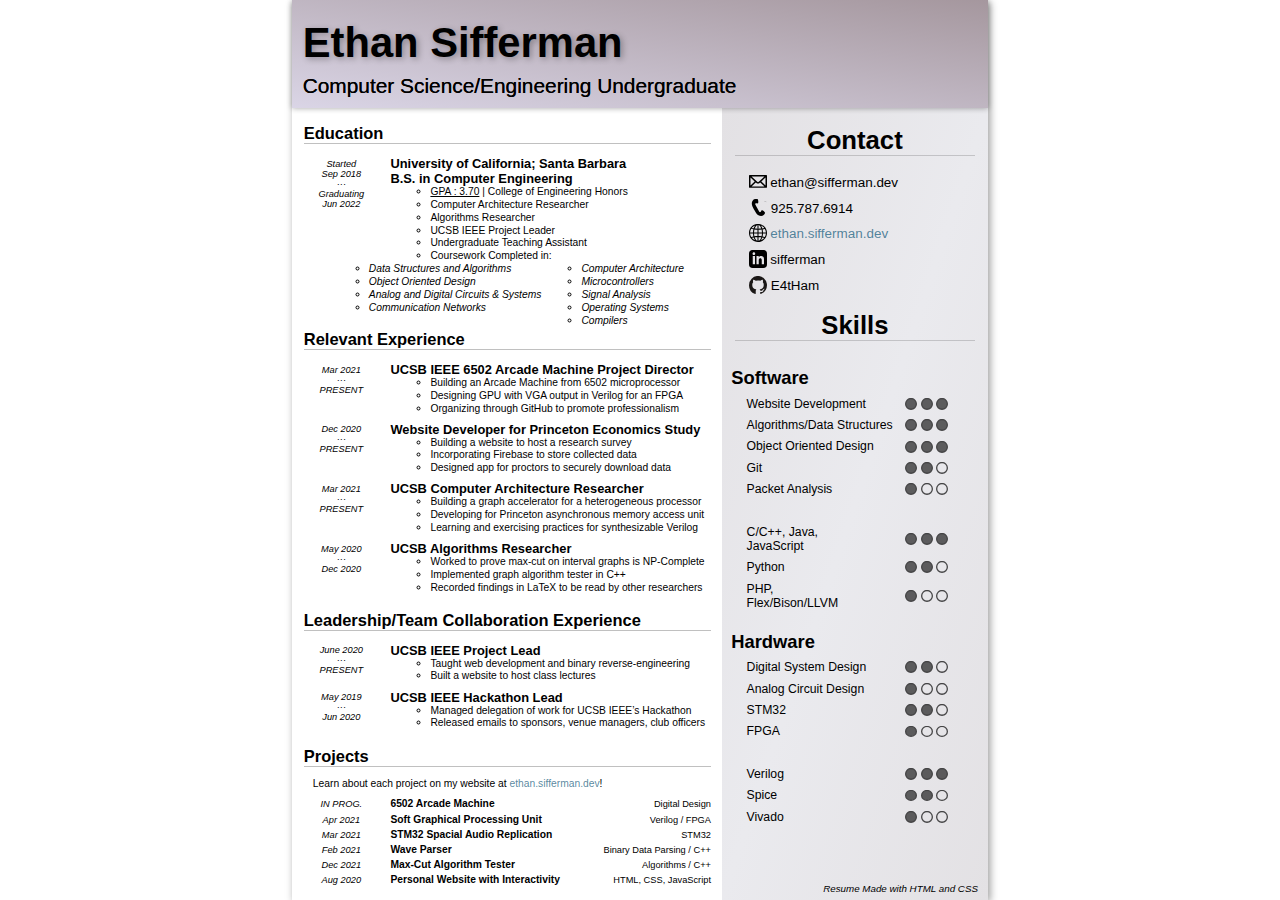
<file: index.html>
<!-- index.html-->

<!DOCTYPE html>
<html lang="en">
<!---------------------------------------------->
<head> <!---------------------------------------------->

    <title>Ethan Sifferman Resume</title>

    <link rel="stylesheet" type="text/css" href="style.css">

</head> <!---------------------------------------------->
<body> <div id="_MAIN_"><!---------------------------------------------->
<!---------------------------------------------->

<header>
    <h1>Ethan Sifferman</h1>
    <h2>Computer Science/Engineering Undergraduate</h2>
    <!-- <img src="media/headshot.jpg" id="headshot"> -->
    <!-- <div id="objective">
        <strong>Objective:</strong> <br>
        Firmware Internship <br>
        for Fractal Audio Systems
    </div> -->
</header>


<div id="flex">
<div id="left">

<h1>Education</h1>

<div class="object">
    <div class="date">
        Started     <br>
        Sep 2018    <br>
        ···           <br>
        Graduating  <br>
        Jun 2022
    </div>
    <div class="object__text">
        <h2>
            University of California; Santa Barbara <br>
            B.S. in Computer Engineering
        </h2>
        <ul>
            <li> <u>GPA : 3.70</u> | College of Engineering Honors </li>
            <li>Computer Architecture Researcher</li>
            <li>Algorithms Researcher</li>
            <li>UCSB IEEE Project Leader</li>
            <li>Undergraduate Teaching Assistant</li>
            <li>Coursework Completed in: </li>
        </ul>
    </div>
    <div id="classes">
        <ul>
            <li>Data Structures and Algorithms</li>
            <li>Object Oriented Design</li>
            <li>Analog and Digital Circuits & Systems</li>
            <li>Communication Networks</li>
        </ul>
        <ul>
            <li>Computer Architecture</li>
            <li>Microcontrollers</li>
            <li>Signal Analysis</li>
            <li>Operating Systems</li>
            <li>Compilers</li>
        </ul>
    </div>
</div>



<h1 id="Relevant-Experience__title">Relevant Experience</h1>

<div class="object">
    <div class="date">
        Mar 2021    <br>
        ···         <br>
        PRESENT
    </div>
    <div class="object__text">
        <h2>
            UCSB IEEE 6502 Arcade Machine Project Director
        </h2>
        <ul>
            <li>Building an Arcade Machine from 6502 microprocessor</li>
            <li>Designing GPU with VGA output in Verilog for an FPGA</li>
            <li>Organizing through GitHub to promote professionalism</li>
        </ul>
    </div>
</div>

<div class="object">
    <div class="date">
        Dec 2020    <br>
        ···         <br>
        PRESENT
    </div>
    <div class="object__text">
        <h2>
            Website Developer for Princeton Economics Study
        </h2>
        <ul>
            <li>Building a website to host a research survey</li>
            <li>Incorporating Firebase to store collected data</li>
            <li>Designed app for proctors to securely download data</li>
        </ul>
    </div>
</div>

<div class="object">
    <div class="date">
        Mar 2021    <br>
        ···         <br>
        PRESENT
    </div>
    <div class="object__text">
        <h2>
            UCSB Computer Architecture Researcher
        </h2>
        <ul>
            <li>Building a graph accelerator for a heterogeneous processor</li>
            <li>Developing for Princeton asynchronous memory access unit</li>
            <li>Learning and exercising practices for synthesizable Verilog</li>
        </ul>
    </div>
</div>

<div class="object">
    <div class="date">
        May 2020    <br>
        ···         <br>
        Dec 2020
    </div>
    <div class="object__text">
        <h2>
            UCSB Algorithms Researcher
        </h2>
        <ul>
            <li>Worked to prove max-cut on interval graphs is NP-Complete</li>
            <li>Implemented graph algorithm tester in C++</li>
            <li>Recorded findings in LaTeX to be read by other researchers</li>
        </ul>
    </div>
</div>



<h1>Leadership/Team Collaboration Experience</h1>

<div class="object">
    <div class="date">
        June 2020    <br>
        ···          <br>
        PRESENT
    </div>
    <div class="object__text">
        <h2>
            UCSB IEEE Project Lead
        </h2>
        <ul>
            <li>Taught web development and binary reverse-engineering</li>
            <li>Built a website to host class lectures</li>
        </ul>
    </div>
</div>

<div class="object">
    <div class="date">
        May 2019    <br>
        ···         <br>
        Jun 2020
    </div>
    <div class="object__text">
        <h2>
            UCSB IEEE Hackathon Lead
        </h2>
        <ul>
            <li>Managed delegation of work for UCSB IEEE’s Hackathon</li>
            <li>Released emails to sponsors, venue managers, club officers</li>
        </ul>
    </div>
</div>



<h1 id="Projects__title">Projects</h1>

<a id="website_plug" href="https://ethan.sifferman.dev/" target="_blank">
    Learn about each project on my website at
    <span class="link">ethan.sifferman.dev</span>!
</a>


<a class="project" href="https://arcade.ucsbieee.org/" target="_blank">
    <div class="date">IN PROG.</div>
    <h1>6502 Arcade Machine</h1>
    <div class="project__skill">Digital Design</div>
</a>


<a class="project" href="https://github.com/E4tHam/ben_eater-gpu" target="_blank">
    <div class="date">Apr 2021</div>
    <h1>Soft Graphical Processing Unit</h1>
    <div class="project__skill">Verilog / FPGA</div>
</a>


<a class="project" href="https://github.com/E4tHam/stm32-spatial_audio" target="_blank">
    <div class="date">Mar 2021</div>
    <h1>STM32 Spacial Audio Replication</h1>
    <div class="project__skill">STM32</div>
</a>


<a class="project" href="https://github.com/E4tHam/Wave-Parser" target="_blank">
    <div class="date">Feb 2021</div>
    <h1>Wave Parser</h1>
    <div class="project__skill">Binary Data Parsing / C++</div>
</a>


<a class="project" href="https://github.com/E4tHam/MaxCut-UnitIntervalGraphs/tree/main/algorithm-tester" target="_blank">
    <div class="date">Dec 2021</div>
    <h1>Max-Cut Algorithm Tester</h1>
    <div class="project__skill">Algorithms / C++</div>
</a>


<a class="project" href="https://ethan.sifferman.dev/" target="_blank">
    <div class="date">Aug 2020</div>
    <h1>Personal Website with Interactivity</h1>
    <div class="project__skill">HTML, CSS, JavaScript</div>
</a>

<!-- <a class="project" href="https://ethan.sifferman.dev/engineering/Arise/" target="_blank">
    <div class="date">Jan 2020</div>
    <h1>Alarm Clock Android App</h1>
    <div class="project__skill">Android App Development</div>
</a>


<a class="project" href="https://ethan.sifferman.dev/engineering/RC_Car/" target="_blank">
    <div class="date">Sep 2019</div>
    <h1>RC Car with Video Streaming</h1>
    <div class="project__skill">Raspberry Pi</div>
</a>


<a class="project" href="https://ethan.sifferman.dev/engineering/Rafa/" target="_blank">
    <div class="date">Mar 2019</div>
    <h1>Website for Musician Rafa Rodriguez</h1>
    <div class="project__skill">Google API</div>
</a> -->


<!-- <a class="project" href="https://ethan.sifferman.dev/engineering/Catapult/" target="_blank">
    <div class="date">Sep 2018</div>
    <h1>Water Balloon Launcher</h1>
    <div class="project__skill">Kinematic Physics</div>
</a> -->


<!-- <a class="project" href="https://ethan.sifferman.dev/engineering/Eagle/" target="_blank">
    <div class="date">Feb 2018</div>
    <h1>High-Weight Bearing Wooden Shelves</h1>
    <div class="project__skill">Wood Construction</div>
</a> -->



</div>
<div id="right">

<h1>Contact</h1>

<a class="contact" href="mailto:ethan@sifferman.dev" target="_blank">
    <img src="media/mail.svg">
    ethan@sifferman.dev
</a>
<a class="contact" href="tel:1-925-787-6914" target="_blank">
    <img src="media/phone.svg">
    925.787.6914
</a>
<a class="contact" href="https://ethan.sifferman.dev/" target="_blank">
    <img src="media/website.svg">
    <span class="link">ethan.sifferman.dev</span>
</a>
<a class="contact" href="https://www.linkedin.com/in/sifferman/" target="_blank">
    <img src="media/linkedin.svg">
    sifferman
</a>
<a class="contact" href="https://github.com/E4tHam/" target="_blank">
    <img src="media/github.svg">
    E4tHam
</a>


<h1>Skills</h1>

<br>

<h2>Software</h2>


<div class="skill_3">
    Website Development
    <div class="score_1"></div>
    <div class="score_2"></div>
    <div class="score_3"></div>
</div>
<div class="skill_3">
    Algorithms/Data Structures
    <div class="score_1"></div>
    <div class="score_2"></div>
    <div class="score_3"></div>
</div>
<div class="skill_3">
    Object Oriented Design
    <div class="score_1"></div>
    <div class="score_2"></div>
    <div class="score_3"></div>
</div>
<div class="skill_2">
    Git
    <div class="score_1"></div>
    <div class="score_2"></div>
    <div class="score_3"></div>
</div>
<div class="skill_1">
    Packet Analysis
    <div class="score_1"></div>
    <div class="score_2"></div>
    <div class="score_3"></div>
</div>

<br>

<div class="skill_3">
    C/C++, Java, <br>
    JavaScript
    <div class="score_1"></div>
    <div class="score_2"></div>
    <div class="score_3"></div>
</div>
<div class="skill_2">
    Python
    <div class="score_1"></div>
    <div class="score_2"></div>
    <div class="score_3"></div>
</div>
<div class="skill_1">
    PHP, <br>
    Flex/Bison/LLVM
    <div class="score_1"></div>
    <div class="score_2"></div>
    <div class="score_3"></div>
</div>

<br>

<h2>Hardware</h2>

<div class="skill_2">
    Digital System Design
    <div class="score_1"></div>
    <div class="score_2"></div>
    <div class="score_3"></div>
</div>
<div class="skill_1">
    Analog Circuit Design
    <div class="score_1"></div>
    <div class="score_2"></div>
    <div class="score_3"></div>
</div>

<div class="skill_2">
    STM32
    <div class="score_1"></div>
    <div class="score_2"></div>
    <div class="score_3"></div>
</div>
<div class="skill_1">
    FPGA
    <div class="score_1"></div>
    <div class="score_2"></div>
    <div class="score_3"></div>
</div>

<br>

<div class="skill_3">
    Verilog
    <div class="score_1"></div>
    <div class="score_2"></div>
    <div class="score_3"></div>
</div>
<div class="skill_2">
    Spice
    <div class="score_1"></div>
    <div class="score_2"></div>
    <div class="score_3"></div>
</div>
<div class="skill_1">
    Vivado
    <div class="score_1"></div>
    <div class="score_2"></div>
    <div class="score_3"></div>
</div>

<a id="css_brag" href="https://ethan.sifferman.dev/resume/" target="_blank">
    Resume Made with HTML and CSS
</a>

</div>
</div>

<!---------------------------------------------->
</div></body> <!---------------------------------------------->

</html>
</file>
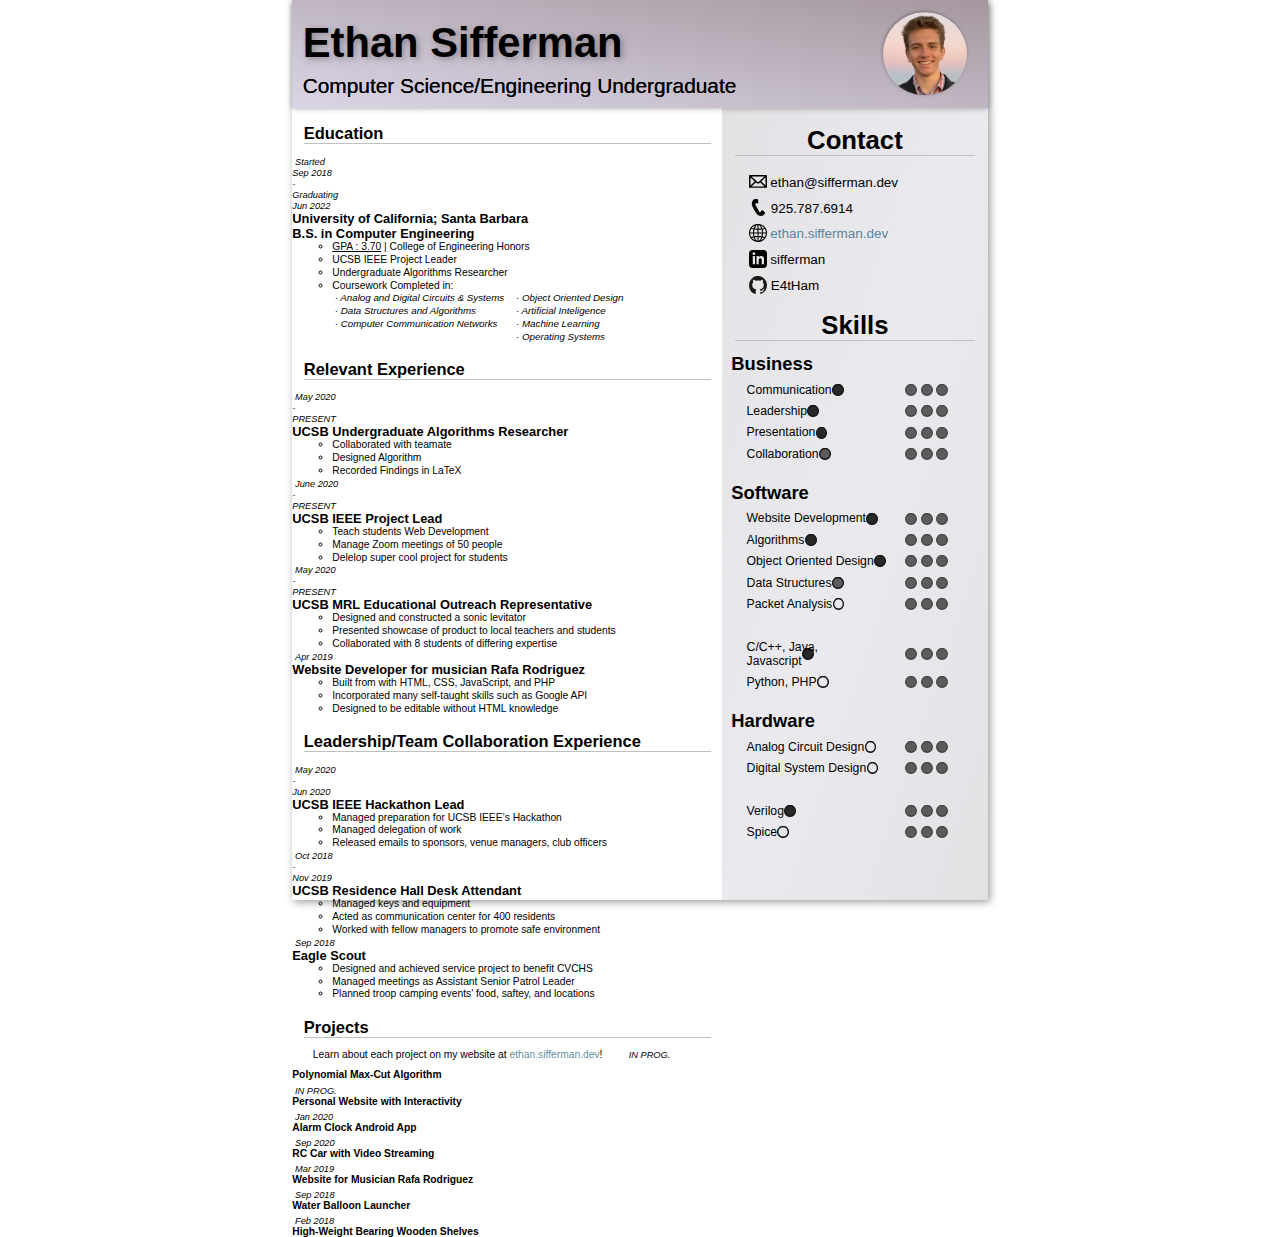
<file: general_computer-science.html>
<!-- general_computer-science.html-->

<!DOCTYPE html>
<html lang="en">
<!---------------------------------------------->
<head> <!---------------------------------------------->
    
    <title>Ethan Sifferman Resume</title>

    <link rel="stylesheet" type="text/css" href="style.css">
    
</head> <!---------------------------------------------->
<body> <div id="_MAIN_"><!---------------------------------------------->
<!---------------------------------------------->

<header>
    <h1>Ethan Sifferman</h1>
    <h2>Computer Science/Engineering Undergraduate</h2>
    <img src="media/headshot.jpg" id="headshot">
</header>

<div id="flex">
<div id="left">

<h1>Education</h1>

<div class="date">
    Started     <br>
    Sep 2018    <br>
    -           <br>
    Graduating  <br>
    Jun 2022
</div>
<h2>
    University of California; Santa Barbara <br>
      B.S. in Computer Engineering
</h2>
<ul>
    <li> <u>GPA : 3.70</u> | College of Engineering Honors </li>
    <li>UCSB IEEE Project Leader</li>
    <li>Undergraduate Algorithms Researcher</li>
    <li>Coursework Completed in: </li>
</ul>
<div id="classes">
    <div>
        · Analog and Digital Circuits & Systems <br>
        · Data Structures and Algorithms        <br>
        · Computer Communication Networks
    </div>
    <div>
        · Object Oriented Design                <br>
        · Artificial Inteligence                <br>
        · Machine Learning                      <br>
        · Operating Systems                     
    </div>
</div>



<h1>Relevant Experience</h1>

<div class="date">
    May 2020    <br>
    -           <br>
    PRESENT
</div>
<h2>
    UCSB Undergraduate Algorithms Researcher
</h2>
<ul>
    <li>Collaborated with teamate</li>
    <li>Designed Algorithm</li>
    <li>Recorded Findings in LaTeX</li>
</ul>



<div class="date">
    June 2020    <br>
    -           <br>
    PRESENT
</div>
<h2>
    UCSB IEEE Project Lead
</h2>
<ul>
    <li>Teach students Web Development</li>
    <li>Manage Zoom meetings of 50 people</li>
    <li>Delelop super cool project for students</li>
</ul>



<div class="date">
    May 2020    <br>
    -           <br>
    PRESENT
</div>
<h2>
    UCSB MRL Educational Outreach Representative
</h2>
<ul>
    <li>Designed and constructed a sonic levitator</li>
    <li>Presented showcase of product to local teachers and students</li>
    <li>Collaborated with 8 students of differing expertise</li>
</ul>


<div class="date">
    Apr 2019
</div>
<h2>
    Website Developer for musician Rafa Rodriguez
</h2>
<ul>
    <li>Built from with HTML, CSS, JavaScript, and PHP</li>
    <li>Incorporated many self-taught skills such as Google API</li>
    <li>Designed to be editable without HTML knowledge</li>
</ul>


<h1>Leadership/Team Collaboration Experience</h1>

<div class="date">
    May 2020    <br>
    -           <br>
    Jun 2020
</div>
<h2>
    UCSB IEEE Hackathon Lead
</h2>
<ul>
    <li>Managed preparation for UCSB IEEE’s Hackathon</li>
    <li>Managed delegation of work</li>
    <li>Released emails to sponsors, venue managers, club officers</li>
</ul>

<div class="date">
    Oct 2018    <br>
    -           <br>
    Nov 2019
</div>
<h2>
    UCSB Residence Hall Desk Attendant
</h2>
<ul>
    <li>Managed keys and equipment</li>
    <li>Acted as communication center for 400 residents</li>
    <li>Worked with fellow managers to promote safe environment</li>
</ul>

<div class="date">
    Sep 2018
</div>
<h2>
    Eagle Scout
</h2>
<ul>
    <li>Designed and achieved service project to benefit CVCHS</li>
    <li>Managed meetings as Assistant Senior Patrol Leader</li>
    <li>Planned troop camping events' food, saftey, and locations</li>
</ul>




<h1>Projects</h1>

<p id="website_plug">
    Learn about each project on my website at
    <span class="link"><a href="https://ethan.sifferman.dev/">ethan.sifferman.dev</a></span>!
</p>


<div class="date">
    IN PROG.
</div>
<a class="project" href="https://ethan.sifferman.dev/engineering/Max-Cut.html" target="_blank">
<h1>
    Polynomial Max-Cut Algorithm
</h1></a>


<div class="date">
    IN PROG.
</div>
<a class="project" href="https://ethan.sifferman.dev/engineering/Website.html" target="_blank"><h1>
    Personal Website with Interactivity
</h1></a>


<div class="date">
    Jan 2020
</div>
<a class="project" href="https://ethan.sifferman.dev/engineering/Arise.html" target="_blank"><h1>
    Alarm Clock Android App
</h1></a>


<div class="date">
    Sep 2020
</div>
<a class="project" href="https://ethan.sifferman.dev/engineering/RC_Car.html" target="_blank"><h1>
    RC Car with Video Streaming
</h1></a>

<div class="date">
    Mar 2019
</div>
<a class="project" href="https://ethan.sifferman.dev/engineering/Rafa.html" target="_blank"><h1>
    Website for Musician Rafa Rodriguez
</h1></a>


<div class="date">
    Sep 2018
</div>
<a class="project" href="https://ethan.sifferman.dev/engineering/Catapult.html" target="_blank"><h1>
    Water Balloon Launcher
</h1></a>


<div class="date">
    Feb 2018
</div>
<a class="project" href="https://ethan.sifferman.dev/engineering/Eagle.html" target="_blank"><h1>
    High-Weight Bearing Wooden Shelves
</h1></a>



</div>
<div id="right">

<h1>Contact</h1>

<a class="contact" href="mailto:ethan@sifferman.dev" target="_blank">
    <img src="media/mail.svg">
    ethan@sifferman.dev
</a>
<a class="contact" href="tel:1-925-787-6914" target="_blank">
    <img src="media/phone.svg">
    925.787.6914
</a>
<a class="contact" href="https://ethan.sifferman.dev/" target="_blank">
    <img src="media/website.svg">
    <span class="link">ethan.sifferman.dev</span>
</a>
<a class="contact" href="https://www.linkedin.com/in/sifferman/" target="_blank">
    <img src="media/linkedin.svg">
    sifferman
</a>
<a class="contact" href="https://github.com/E4tHam/" target="_blank">
    <img src="media/github.svg">
    E4tHam
</a>


<h1>Skills</h1>
<h2>Business</h2>

<div class="skill_5">
    Communication
    <div class="score_1"></div>
    <div class="score_2"></div>
    <div class="score_3"></div>
    <div class="score_4"></div>
    <div class="score_5"></div>
</div>
<div class="skill_5">
    Leadership
    <div class="score_1"></div>
    <div class="score_2"></div>
    <div class="score_3"></div>
    <div class="score_4"></div>
    <div class="score_5"></div>
</div>
<div class="skill_5">
    Presentation
    <div class="score_1"></div>
    <div class="score_2"></div>
    <div class="score_3"></div>
    <div class="score_4"></div>
    <div class="score_5"></div>
</div>
<div class="skill_4">
    Collaboration
    <div class="score_1"></div>
    <div class="score_2"></div>
    <div class="score_3"></div>
    <div class="score_4"></div>
    <div class="score_5"></div>
</div>

<br>

<h2>Software</h2>

<div id="communication" class="skill_5">
    Website Development
    <div class="score_1"></div>
    <div class="score_2"></div>
    <div class="score_3"></div>
    <div class="score_4"></div>
    <div class="score_5"></div>
</div>
<div id="communication" class="skill_5">
    Algorithms
    <div class="score_1"></div>
    <div class="score_2"></div>
    <div class="score_3"></div>
    <div class="score_4"></div>
    <div class="score_5"></div>
</div>
<div id="communication" class="skill_5">
    Object Oriented Design
    <div class="score_1"></div>
    <div class="score_2"></div>
    <div class="score_3"></div>
    <div class="score_4"></div>
    <div class="score_5"></div>
</div>
<div id="communication" class="skill_4">
    Data Structures
    <div class="score_1"></div>
    <div class="score_2"></div>
    <div class="score_3"></div>
    <div class="score_4"></div>
    <div class="score_5"></div>
</div>
<div id="communication" class="skill_3">
    Packet Analysis
    <div class="score_1"></div>
    <div class="score_2"></div>
    <div class="score_3"></div>
    <div class="score_4"></div>
    <div class="score_5"></div>
</div>

<br>

<div id="communication" class="skill_5">
    C/C++, Java, <br>
    Javascript
    <div class="score_1"></div>
    <div class="score_2"></div>
    <div class="score_3"></div>
    <div class="score_4"></div>
    <div class="score_5"></div>
</div>
<div id="communication" class="skill_3">
    Python, PHP
    <div class="score_1"></div>
    <div class="score_2"></div>
    <div class="score_3"></div>
    <div class="score_4"></div>
    <div class="score_5"></div>
</div>

<br>

<h2>Hardware</h2>

<div id="communication" class="skill_3">
    Analog Circuit Design
    <div class="score_1"></div>
    <div class="score_2"></div>
    <div class="score_3"></div>
    <div class="score_4"></div>
    <div class="score_5"></div>
</div>
<div id="communication" class="skill_3">
    Digital System Design
    <div class="score_1"></div>
    <div class="score_2"></div>
    <div class="score_3"></div>
    <div class="score_4"></div>
    <div class="score_5"></div>
</div>

<br>

<div id="communication" class="skill_5">
    Verilog
    <div class="score_1"></div>
    <div class="score_2"></div>
    <div class="score_3"></div>
    <div class="score_4"></div>
    <div class="score_5"></div>
</div>
<div id="communication" class="skill_3">
    Spice
    <div class="score_1"></div>
    <div class="score_2"></div>
    <div class="score_3"></div>
    <div class="score_4"></div>
    <div class="score_5"></div>
</div>


</div>
</div>

<!---------------------------------------------->
</div></body> <!---------------------------------------------->

</html>
</file>
<file: style.css>
/* style.css */

/*--------------------------------------*/

/******************************/
/*  Everything not in _MAIN_  */
/******************************/

:root {
    /* Letter */
    --width  : min( 77.274vh, 100vw );
    --height : min( 100vh, 129.41vw );

    /* A4 */
    /* --width  : min( 70.711vh, 100vw );
    --height : min( 100vh, 141.421vw ); */
}

html {
    background-color: white;
    overflow: hidden;
}

body {
    margin: 0;
    padding: 0;
}

#_MAIN_ {
    position: relative;
    width  : var(--width );
    height : var(--height);
    margin: auto;

    box-shadow: 2px 2px 8px #00000066;
    transition: box-shadow .3s;

}
#_MAIN_:hover {
    transition: box-shadow .3s;
    box-shadow: 2px 2px 30px 2px #00000046;
}

/*--------------------------------------*/

/**************************/
/*  Everything in _MAIN_  */
/**************************/

a {
    color: currentColor;
    text-decoration: none;
    cursor: pointer;
    display: contents;
}

#_MAIN_ {
    --header-height : calc( .12*var(--height) );
    --flex-height   : calc( var(--height) - var(--header-height) );
    --split  : calc( var(--width) * .61803399 );
}

#_MAIN_ {
    background-color: white;
    font-family: Arial, Helvetica, sans-serif;
}


/*----------------------------------------------------------------------------*/

/**********/
/* Header */
/**********/

header {
    position: relative;
    display: block;
    width: 100%;
    height: var(--header-height);

    background-color: #e0ddde;
    background-image: linear-gradient(to top right, #dad5e6, #a5979e);
    white-space: nowrap;

    font-size: calc( .015 * var(--width) );

    box-shadow:
        0
        calc(.002*var(--width))
        calc(.008*var(--width))
        #00000054
    ;
}

header > h1 {
    margin: 0;

    position: absolute;
    top: 40%;
    left: .25em;
    transform: translate(0,-50%);

    font-size: 4em;
    font-weight: 600;
    text-shadow:
        calc(.003*var(--width))
        calc(.003*var(--width))
        calc(.009*var(--width))
        #0000004d
    ;
}
header > h2 {
    margin: 0;

    position: absolute;
    bottom: .5em;
    left: .5em;

    font-size: 2em;
    font-weight: 500;
    text-shadow: 0 0 0 black ;
}

#headshot {
    position: absolute;

    width: calc( .12 * var(--width) );
    transform: translate(0,-50%);
    right: 3%;
    top: 50%;

    border-radius: 100%;
    box-shadow:
        calc(-.001*var(--width))
        calc(-.001*var(--width))
        calc( .005*var(--width))
        #0000004f             ;
}

header > #objective {
    position: absolute;

    bottom: 1em;

    right: 1em;
    text-align: left;
}

/*----------------------------------------------------------------------------*/

/*******************************/
/*  Everything in Resume Body  */
/*******************************/

#flex {
    display: flex;
    align-items: stretch;

    height: var(--flex-height);
}

.link { color: #175d7ebe; }


/*----------------------------------------------------------------------------*/

/**********/
/*  Left  */
/**********/

#left {
    width: var(--split);
    font-size: calc( .0148 * var(--width) );
}
.date {
    display: inline;

    font-size: .9em;
    font-style: italic;
    text-align: center;

    width: 10em;
    margin: .3em;
}

/* Section */
#left > h1 {
    font-size: 1.6em;
    margin: 1em .7em .7em .7em;
    border-bottom: 1px solid #0000003f;
}
#Relevant-Experience__title {
    margin-top: -.2em !important;
}

/* Object */
.object {
    display: flex;
    flex-direction: row;
    flex-wrap: wrap;

    margin-bottom: .6em;
}
.object__text {
    /* border: 1px solid green; */
    flex-grow: 1;
    box-sizing: content-box;
}

#left h2 {
    font-size: 1.25em;
    margin: 0;
}
#left ul {
    font-size: 1em;
    line-height: 125%;

    list-style-type: circle;

    margin: 0;
}
#left li { }


/* Education */
#classes {
    margin: 0 0 0 8.5%;
    display: flex;
    font-style: italic;
}
#classes > div {
    margin: 0 1.5% 0 1.5%;

    line-height: 1.3em;
    font-size: .95em;
}



/* Projects */
#website_plug {
    display: inline-block;
    margin: 0 2em .9em 2em;
}

.project {
    display: flex;
    flex-direction: row;
    align-items: baseline;

    margin-bottom: .4em;
}
.project * {
    margin-top: 0;
    margin-bottom: 0;
}
.project .date ,
.project__skill {
    font-size: .9em;
}
.project h1 {
    display: inline;
    font-size: 1em;

    flex-grow: 1;
}
.project__skill {
    margin-right: 1.2em;
}

/*----------------------------------------------------------------------------*/

/***********/
/*  Right  */
/***********/

#right {
    width: calc( var(--width) - var(--split) );

    background-color: #eaeaee;
    background-image: linear-gradient(to bottom right, #e3e1e4, #eaeaee, #e3e1e4);
    font-size: calc( .0176 * var(--width) );
}

/* Section */
#right > h1 {
    font-size: 2.1em;
    margin: .7em .5em .5em .5em;
    text-align: center;

    border-bottom: 1px solid #0000002a;
}

/* Object */
#right > h2 {
    font-size: 1.5em;
    margin: 0 .5em;
}

/* Contact */
.contact {
    display: block;
    width: fit-content;
    margin: 2% 0 2% 2em;

    font-size: 1.1em;
}
.contact > img {
    height: 1.3em;
    transform: translate(0, 22.5%);
}


/* Skills */
div[class^='skill_'] {
    position: relative;
    margin: .6em 0 .6em 2em;
}

div[class^='skill_'] > div[class^='score_'] {
    position: absolute;
    display: inline-block;
    height: 1em;
    width: 1em;

    margin: 0;
    padding: 0;
    top: 50%;
    transform: translate(0,-50%);

    background-image: url("media/filled.svg");
    background-size: .95em .95em;
    background-repeat: no-repeat;
    background-position: 50% 50%;
}

div[class^='skill_'] > .score_1 { right: 5.75em; }
div[class^='skill_'] > .score_2 { right: 4.50em; }
div[class^='skill_'] > .score_3 { right: 3.25em; }

.skill_1 > .score_5 ,
.skill_1 > .score_4 ,
.skill_1 > .score_3 ,
.skill_1 > .score_2 ,

.skill_2 > .score_5 ,
.skill_2 > .score_4 ,
.skill_2 > .score_3 ,

.skill_3 > .score_5 ,
.skill_3 > .score_4 ,

.skill_4 > .score_5

{ background-image: url("media/empty.svg") !important; }


/*----------------------------------------------------------------------------*/

#css_brag {
    display: block;
    position: absolute;
    transform: translate(0, -100%);
    bottom: -.5%;
    right: 1em;

    font-style: italic;
    font-size: .8em;
}
</file>
